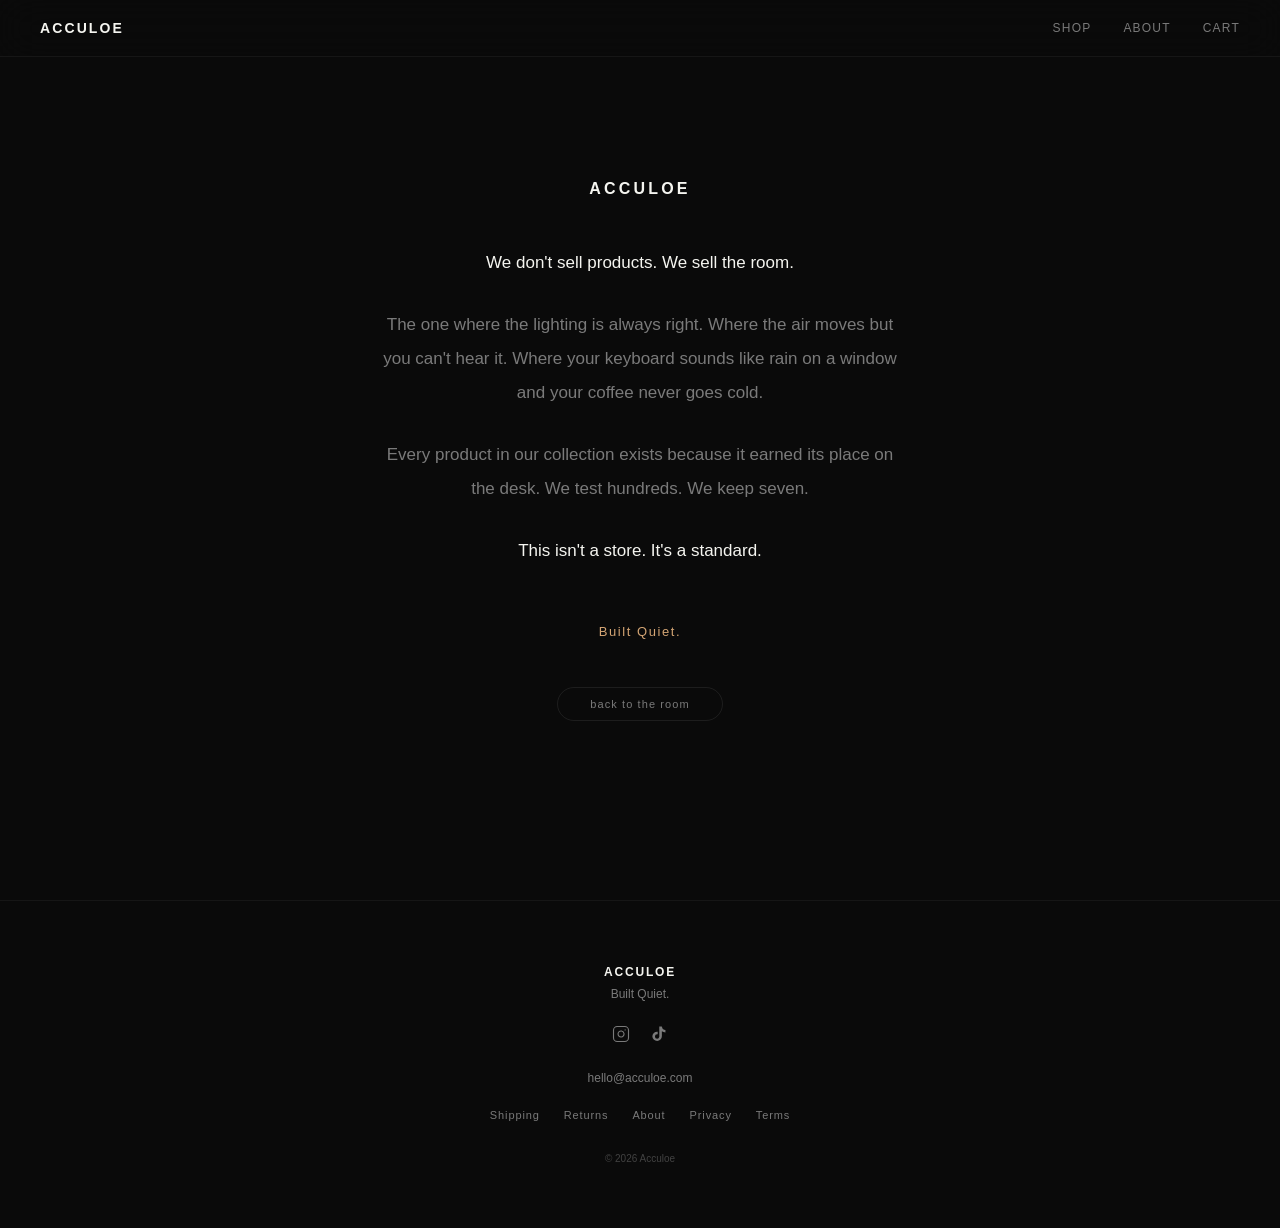
<file: about.html>
<!DOCTYPE html>
<html lang="en">
<head>
  <meta charset="UTF-8">
  <meta name="viewport" content="width=device-width, initial-scale=1.0">
  <title>About — Acculoe</title>
  <meta name="description" content="We don't sell products. We sell the room.">
  <link rel="stylesheet" href="css/style.css">
  <style>
    .about {
      min-height: 100vh;
      display: flex;
      flex-direction: column;
      align-items: center;
      justify-content: center;
      padding: 6rem 2.5rem;
      text-align: center;
      max-width: 600px;
      margin: 0 auto;
    }
    .about-logo {
      font-size: 1rem;
      font-weight: 700;
      letter-spacing: 0.2em;
      margin-bottom: 3rem;
      color: #f5f5f0;
    }
    .about-body p {
      font-size: 1.0625rem;
      line-height: 2;
      color: #7a7a7a;
      margin-bottom: 1.75rem;
    }
    .about-body p:last-child {
      margin-bottom: 0;
    }
    .about-body .about-highlight {
      color: #f5f5f0;
    }
    .about-tagline {
      margin-top: 3.5rem;
      font-size: 0.8125rem;
      font-weight: 500;
      letter-spacing: 0.12em;
      color: #d4a574;
    }
    .about-back {
      margin-top: 3rem;
      font-size: 0.6875rem;
      letter-spacing: 0.1em;
      color: #7a7a7a;
      border: 1px solid rgba(255, 255, 255, 0.08);
      padding: 0.625rem 2rem;
      border-radius: 100px;
      display: inline-block;
      transition: border-color 0.5s ease, color 0.5s ease;
    }
    .about-back:hover {
      border-color: rgba(212, 165, 116, 0.4);
      color: #d4a574;
    }
  </style>
</head>
<body>

  <!-- ===== NAVIGATION ===== -->
  <nav class="nav">
    <a href="/" class="nav-logo">ACCULOE</a>
    <div class="nav-links">
      <a href="/#collection">Shop</a>
      <a href="about.html">About</a>
      <a href="/" id="cart-toggle">Cart</a>
    </div>
  </nav>

  <!-- ===== ABOUT ===== -->
  <section class="about">
    <div class="about-logo">ACCULOE</div>
    <div class="about-body">
      <p class="about-highlight">We don't sell products. We sell the room.</p>
      <p>The one where the lighting is always right. Where the air moves but you can't hear it. Where your keyboard sounds like rain on a window and your coffee never goes cold.</p>
      <p>Every product in our collection exists because it earned its place on the desk. We test hundreds. We keep seven.</p>
      <p class="about-highlight">This isn't a store. It's a standard.</p>
    </div>
    <div class="about-tagline">Built Quiet.</div>
    <a href="/" class="about-back">back to the room</a>
  </section>

  <!-- ===== FOOTER ===== -->
  <footer class="site-footer">
  <div class="footer-content">
    <div class="footer-logo">ACCULOE</div>
    <div class="footer-tagline">Built Quiet.</div>
    <div class="footer-social">
      <a href="https://instagram.com/acculoe" target="_blank" rel="noopener" aria-label="Instagram">
        <svg width="20" height="20" viewBox="0 0 24 24" fill="none" stroke="currentColor" stroke-width="1.5" stroke-linecap="round" stroke-linejoin="round"><rect x="2" y="2" width="20" height="20" rx="5" ry="5"/><path d="M16 11.37A4 4 0 1 1 12.63 8 4 4 0 0 1 16 11.37z"/><line x1="17.5" y1="6.5" x2="17.51" y2="6.5"/></svg>
      </a>
      <a href="https://tiktok.com/@acculoe" target="_blank" rel="noopener" aria-label="TikTok">
        <svg width="20" height="20" viewBox="0 0 24 24" fill="currentColor"><path d="M19.59 6.69a4.83 4.83 0 0 1-3.77-4.25V2h-3.45v13.67a2.89 2.89 0 0 1-2.88 2.5 2.89 2.89 0 0 1-2.89-2.89 2.89 2.89 0 0 1 2.89-2.89c.28 0 .54.04.79.1v-3.52a6.37 6.37 0 0 0-.79-.05A6.34 6.34 0 0 0 3.15 15a6.34 6.34 0 0 0 6.34 6.34 6.34 6.34 0 0 0 6.34-6.34V8.44a8.16 8.16 0 0 0 4.76 1.52v-3.4a4.85 4.85 0 0 1-1-.13z"/></svg>
      </a>
    </div>
    <div class="footer-email">hello@acculoe.com</div>
    <div class="footer-links">
      <a href="/shipping.html">Shipping</a>
      <a href="/returns.html">Returns</a>
      <a href="/about.html">About</a>
      <a href="/privacy.html">Privacy</a>
      <a href="/terms.html">Terms</a>
    </div>
    <div class="footer-copy">&copy; 2026 Acculoe</div>
  </div>
</footer>

</body>
</html>
</file>
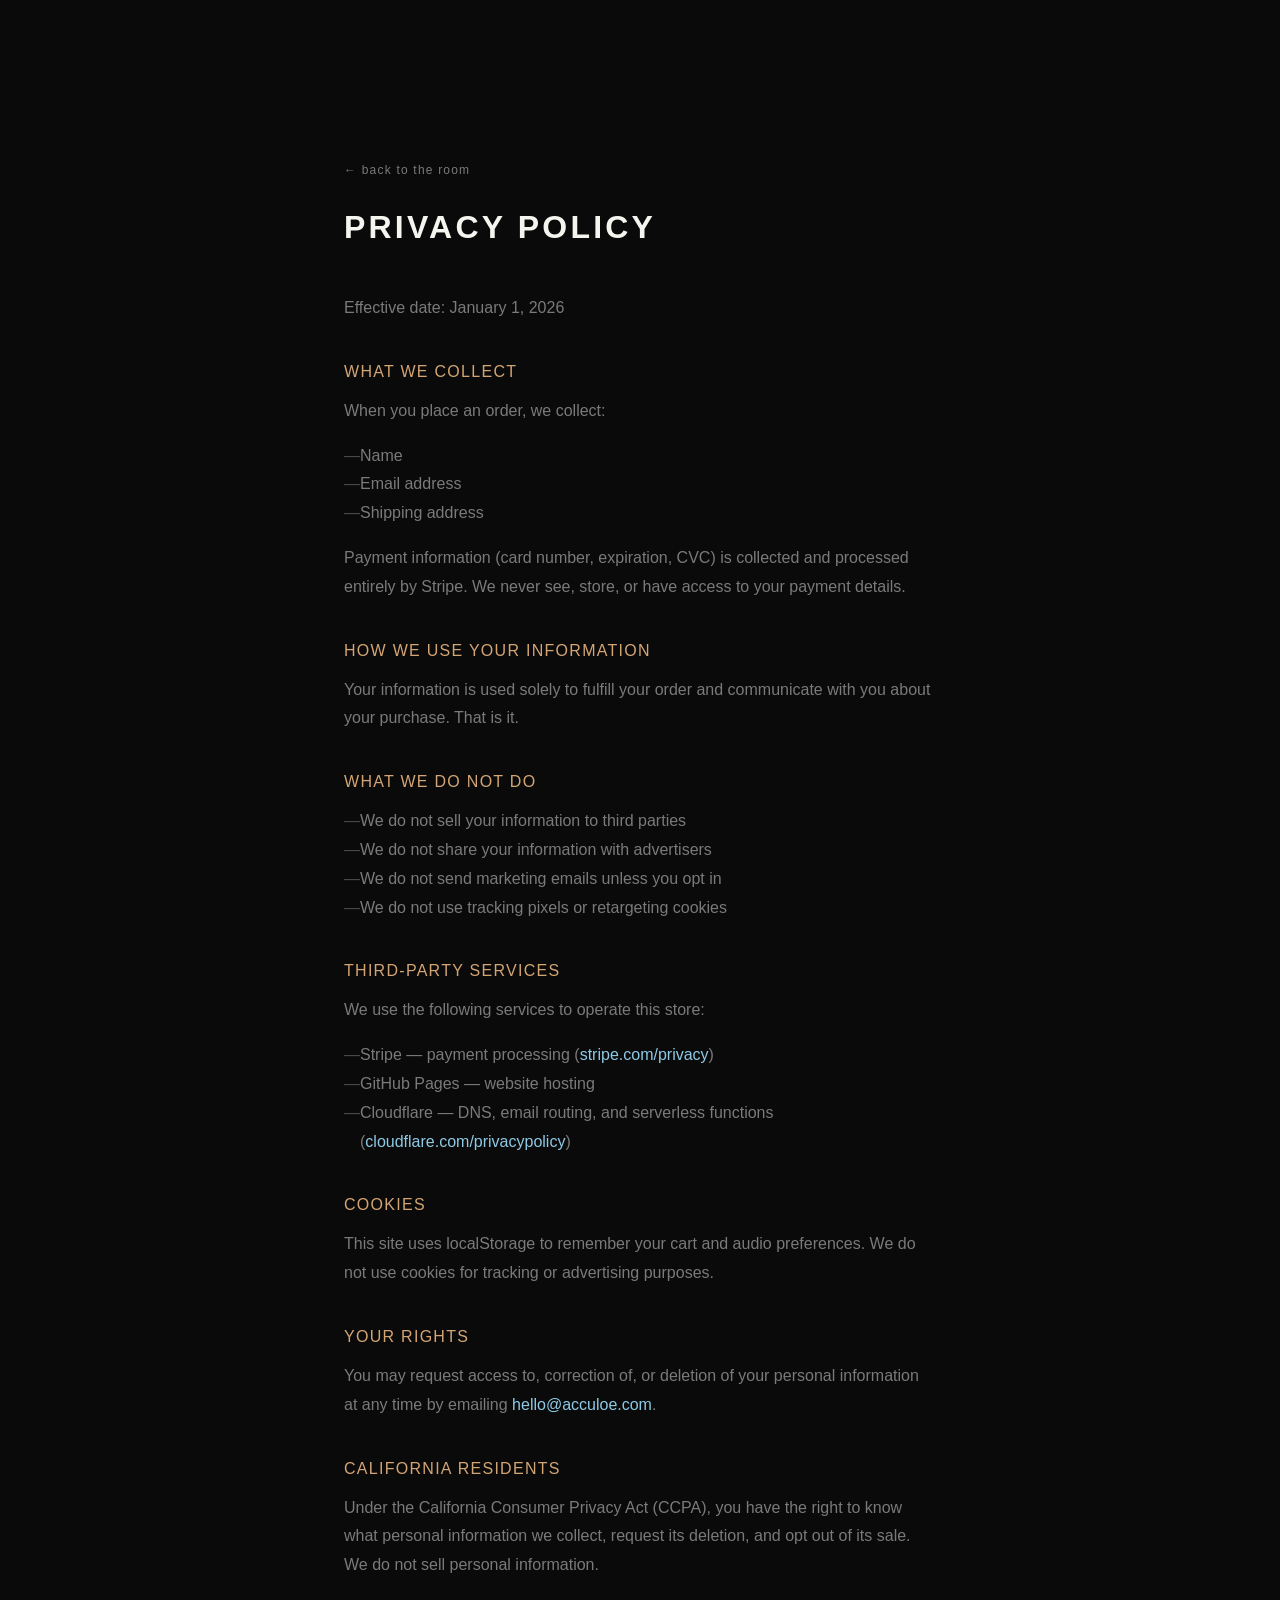
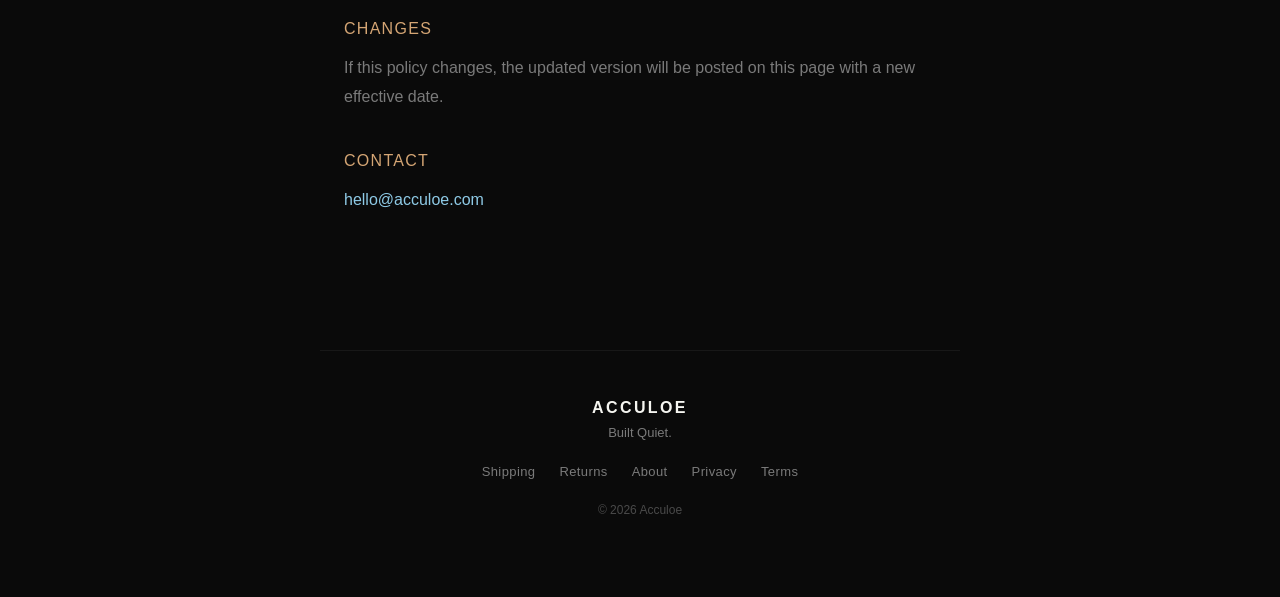
<file: privacy.html>
<!DOCTYPE html>
<html lang="en">
<head>
  <meta charset="UTF-8">
  <meta name="viewport" content="width=device-width, initial-scale=1.0">
  <title>Privacy Policy — Acculoe</title>
  <link rel="stylesheet" href="https://api.fontshare.com/v2/css?f[]=satoshi@400,500,700&display=swap">
  <link rel="stylesheet" href="css/style.css">
  <style>
    .policy-page {
      max-width: 640px;
      margin: 0 auto;
      padding: 160px 24px 120px;
      min-height: 100vh;
    }
    .policy-page h1 {
      font-family: 'Satoshi', sans-serif;
      font-weight: 700;
      font-size: 2rem;
      letter-spacing: 0.1em;
      text-transform: uppercase;
      color: #f5f5f0;
      margin-bottom: 3rem;
    }
    .policy-page h2 {
      font-family: 'Satoshi', sans-serif;
      font-weight: 500;
      font-size: 1rem;
      letter-spacing: 0.08em;
      text-transform: uppercase;
      color: #d4a574;
      margin-top: 2.5rem;
      margin-bottom: 1rem;
    }
    .policy-page p {
      font-family: 'Satoshi', sans-serif;
      font-weight: 400;
      font-size: 1rem;
      line-height: 1.8;
      color: #7a7a7a;
      margin-bottom: 1rem;
    }
    .policy-page ul {
      list-style: none;
      padding: 0;
      margin: 0 0 1rem 0;
    }
    .policy-page ul li {
      font-family: 'Satoshi', sans-serif;
      font-size: 1rem;
      line-height: 1.8;
      color: #7a7a7a;
      padding-left: 1rem;
      position: relative;
    }
    .policy-page ul li::before {
      content: "\2014";
      position: absolute;
      left: 0;
      color: #4a4a4a;
    }
    .policy-page a {
      color: #8ecae6;
      text-decoration: none;
    }
    .policy-page a:hover {
      text-decoration: underline;
    }
    .policy-footer {
      max-width: 640px;
      margin: 0 auto;
      padding: 0 24px 80px;
      text-align: center;
      border-top: 1px solid rgba(255,255,255,0.06);
      padding-top: 3rem;
    }
    .policy-footer .footer-logo {
      font-family: 'Satoshi', sans-serif;
      font-weight: 700;
      font-size: 1rem;
      letter-spacing: 0.15em;
      color: #f5f5f0;
      margin-bottom: 0.5rem;
    }
    .policy-footer .footer-tagline {
      font-family: 'Satoshi', sans-serif;
      font-size: 0.8125rem;
      color: #7a7a7a;
      margin-bottom: 1.5rem;
    }
    .policy-footer .footer-links {
      display: flex;
      justify-content: center;
      gap: 1.5rem;
      flex-wrap: wrap;
      margin-bottom: 1.5rem;
    }
    .policy-footer .footer-links a {
      font-family: 'Satoshi', sans-serif;
      font-size: 0.8125rem;
      color: #7a7a7a;
      text-decoration: none;
      letter-spacing: 0.03em;
      transition: color 0.3s ease;
    }
    .policy-footer .footer-links a:hover {
      color: #f5f5f0;
    }
    .policy-footer .footer-copy {
      font-family: 'Satoshi', sans-serif;
      font-size: 0.75rem;
      color: #4a4a4a;
    }
  </style>
</head>
<body>
  <div class="policy-page">
  <a href="/" style="display:inline-block;margin-bottom:2rem;font-size:0.75rem;letter-spacing:0.1em;color:#7a7a7a;text-decoration:none;transition:color 0.3s ease;" onmouseover="this.style.color='#f5f5f0'" onmouseout="this.style.color='#7a7a7a'">&larr; back to the room</a>
    <h1>Privacy Policy</h1>

    <p>Effective date: January 1, 2026</p>

    <h2>What we collect</h2>
    <p>When you place an order, we collect:</p>
    <ul>
      <li>Name</li>
      <li>Email address</li>
      <li>Shipping address</li>
    </ul>
    <p>Payment information (card number, expiration, CVC) is collected and processed entirely by Stripe. We never see, store, or have access to your payment details.</p>

    <h2>How we use your information</h2>
    <p>Your information is used solely to fulfill your order and communicate with you about your purchase. That is it.</p>

    <h2>What we do not do</h2>
    <ul>
      <li>We do not sell your information to third parties</li>
      <li>We do not share your information with advertisers</li>
      <li>We do not send marketing emails unless you opt in</li>
      <li>We do not use tracking pixels or retargeting cookies</li>
    </ul>

    <h2>Third-party services</h2>
    <p>We use the following services to operate this store:</p>
    <ul>
      <li>Stripe — payment processing (<a href="https://stripe.com/privacy" target="_blank" rel="noopener">stripe.com/privacy</a>)</li>
      <li>GitHub Pages — website hosting</li>
      <li>Cloudflare — DNS, email routing, and serverless functions (<a href="https://www.cloudflare.com/privacypolicy/" target="_blank" rel="noopener">cloudflare.com/privacypolicy</a>)</li>
    </ul>

    <h2>Cookies</h2>
    <p>This site uses localStorage to remember your cart and audio preferences. We do not use cookies for tracking or advertising purposes.</p>

    <h2>Your rights</h2>
    <p>You may request access to, correction of, or deletion of your personal information at any time by emailing <a href="mailto:hello@acculoe.com">hello@acculoe.com</a>.</p>

    <h2>California residents</h2>
    <p>Under the California Consumer Privacy Act (CCPA), you have the right to know what personal information we collect, request its deletion, and opt out of its sale. We do not sell personal information.</p>

    <h2>Changes</h2>
    <p>If this policy changes, the updated version will be posted on this page with a new effective date.</p>

    <h2>Contact</h2>
    <p><a href="mailto:hello@acculoe.com">hello@acculoe.com</a></p>
  </div>

  <div class="policy-footer">
    <div class="footer-logo">ACCULOE</div>
    <div class="footer-tagline">Built Quiet.</div>
    <div class="footer-links">
      <a href="/shipping.html">Shipping</a>
      <a href="/returns.html">Returns</a>
      <a href="/about.html">About</a>
      <a href="/privacy.html">Privacy</a>
      <a href="/terms.html">Terms</a>
    </div>
    <div class="footer-copy">&copy; 2026 Acculoe</div>
  </div>
</body>
</html>
</file>
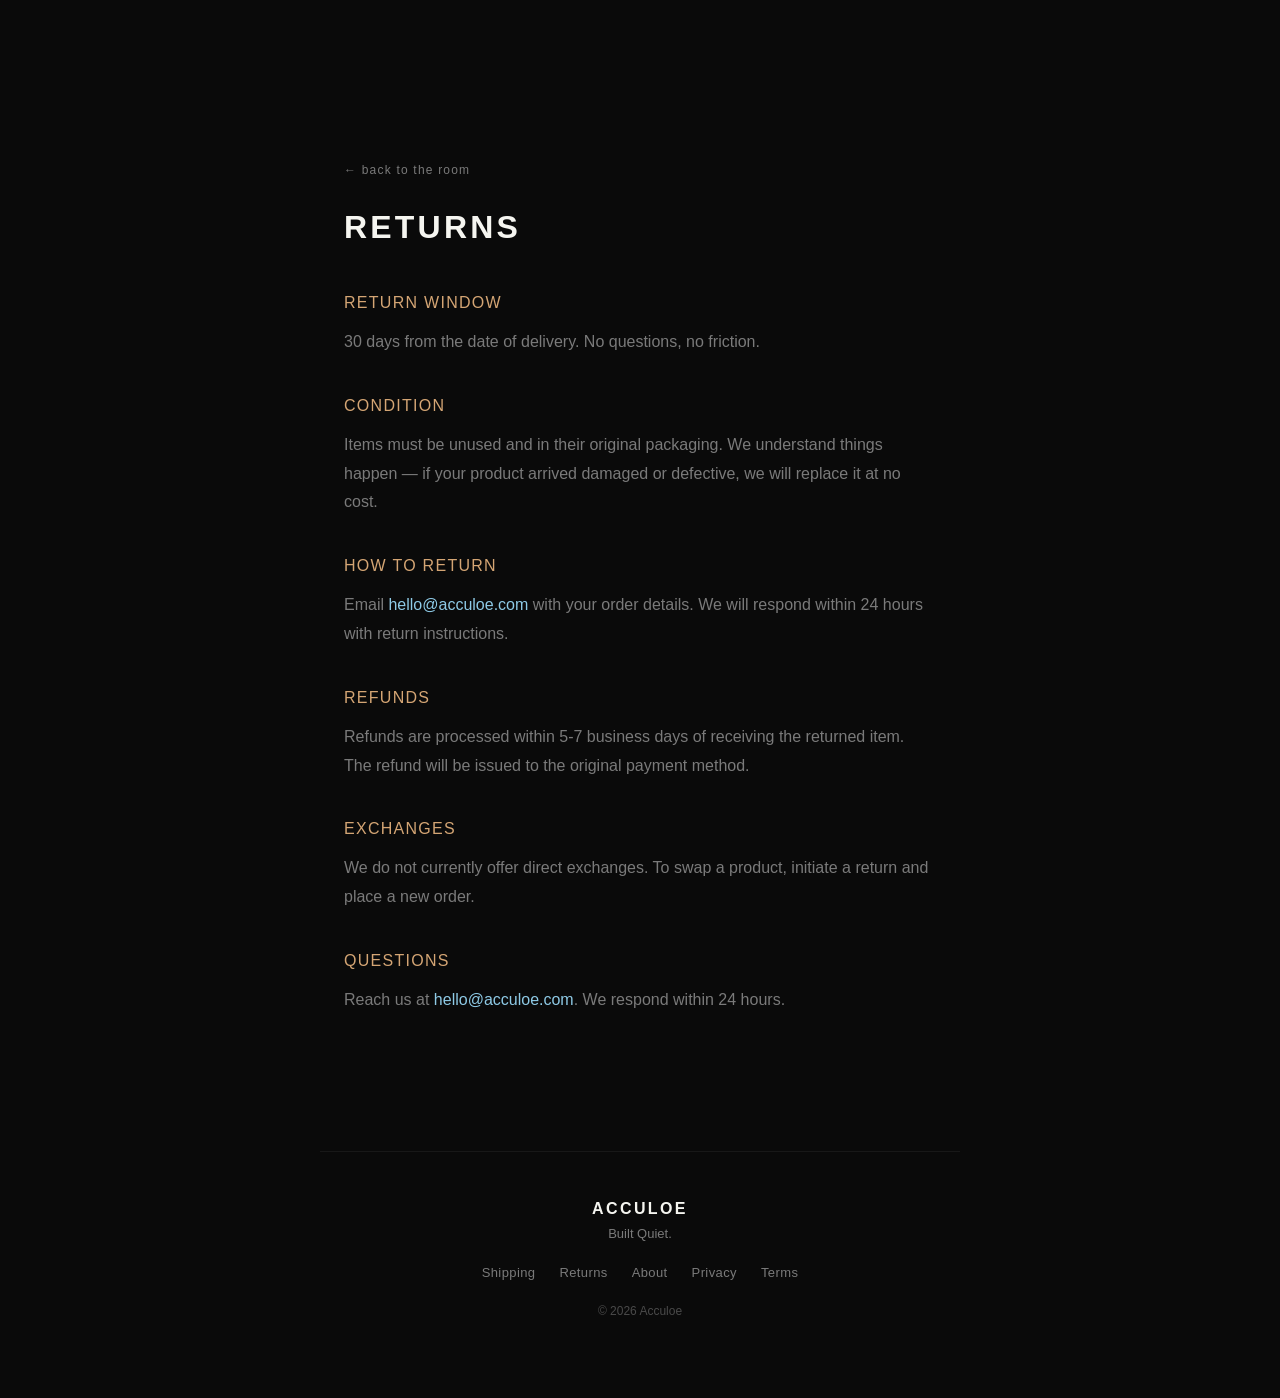
<file: returns.html>
<!DOCTYPE html>
<html lang="en">
<head>
  <meta charset="UTF-8">
  <meta name="viewport" content="width=device-width, initial-scale=1.0">
  <title>Returns — Acculoe</title>
  <link rel="stylesheet" href="https://api.fontshare.com/v2/css?f[]=satoshi@400,500,700&display=swap">
  <link rel="stylesheet" href="css/style.css">
  <style>
    .policy-page {
      max-width: 640px;
      margin: 0 auto;
      padding: 160px 24px 120px;
      min-height: 100vh;
    }
    .policy-page h1 {
      font-family: 'Satoshi', sans-serif;
      font-weight: 700;
      font-size: 2rem;
      letter-spacing: 0.1em;
      text-transform: uppercase;
      color: #f5f5f0;
      margin-bottom: 3rem;
    }
    .policy-page h2 {
      font-family: 'Satoshi', sans-serif;
      font-weight: 500;
      font-size: 1rem;
      letter-spacing: 0.08em;
      text-transform: uppercase;
      color: #d4a574;
      margin-top: 2.5rem;
      margin-bottom: 1rem;
    }
    .policy-page p {
      font-family: 'Satoshi', sans-serif;
      font-weight: 400;
      font-size: 1rem;
      line-height: 1.8;
      color: #7a7a7a;
      margin-bottom: 1rem;
    }
    .policy-page a {
      color: #8ecae6;
      text-decoration: none;
    }
    .policy-page a:hover {
      text-decoration: underline;
    }
    .policy-footer {
      max-width: 640px;
      margin: 0 auto;
      padding: 0 24px 80px;
      text-align: center;
      border-top: 1px solid rgba(255,255,255,0.06);
      padding-top: 3rem;
    }
    .policy-footer .footer-logo {
      font-family: 'Satoshi', sans-serif;
      font-weight: 700;
      font-size: 1rem;
      letter-spacing: 0.15em;
      color: #f5f5f0;
      margin-bottom: 0.5rem;
    }
    .policy-footer .footer-tagline {
      font-family: 'Satoshi', sans-serif;
      font-size: 0.8125rem;
      color: #7a7a7a;
      margin-bottom: 1.5rem;
    }
    .policy-footer .footer-links {
      display: flex;
      justify-content: center;
      gap: 1.5rem;
      flex-wrap: wrap;
      margin-bottom: 1.5rem;
    }
    .policy-footer .footer-links a {
      font-family: 'Satoshi', sans-serif;
      font-size: 0.8125rem;
      color: #7a7a7a;
      text-decoration: none;
      letter-spacing: 0.03em;
      transition: color 0.3s ease;
    }
    .policy-footer .footer-links a:hover {
      color: #f5f5f0;
    }
    .policy-footer .footer-copy {
      font-family: 'Satoshi', sans-serif;
      font-size: 0.75rem;
      color: #4a4a4a;
    }
  </style>
</head>
<body>
  <div class="policy-page">
  <a href="/" style="display:inline-block;margin-bottom:2rem;font-size:0.75rem;letter-spacing:0.1em;color:#7a7a7a;text-decoration:none;transition:color 0.3s ease;" onmouseover="this.style.color='#f5f5f0'" onmouseout="this.style.color='#7a7a7a'">&larr; back to the room</a>
    <h1>Returns</h1>

    <h2>Return window</h2>
    <p>30 days from the date of delivery. No questions, no friction.</p>

    <h2>Condition</h2>
    <p>Items must be unused and in their original packaging. We understand things happen — if your product arrived damaged or defective, we will replace it at no cost.</p>

    <h2>How to return</h2>
    <p>Email <a href="mailto:hello@acculoe.com">hello@acculoe.com</a> with your order details. We will respond within 24 hours with return instructions.</p>

    <h2>Refunds</h2>
    <p>Refunds are processed within 5-7 business days of receiving the returned item. The refund will be issued to the original payment method.</p>

    <h2>Exchanges</h2>
    <p>We do not currently offer direct exchanges. To swap a product, initiate a return and place a new order.</p>

    <h2>Questions</h2>
    <p>Reach us at <a href="mailto:hello@acculoe.com">hello@acculoe.com</a>. We respond within 24 hours.</p>
  </div>

  <div class="policy-footer">
    <div class="footer-logo">ACCULOE</div>
    <div class="footer-tagline">Built Quiet.</div>
    <div class="footer-links">
      <a href="/shipping.html">Shipping</a>
      <a href="/returns.html">Returns</a>
      <a href="/about.html">About</a>
      <a href="/privacy.html">Privacy</a>
      <a href="/terms.html">Terms</a>
    </div>
    <div class="footer-copy">&copy; 2026 Acculoe</div>
  </div>
</body>
</html>
</file>
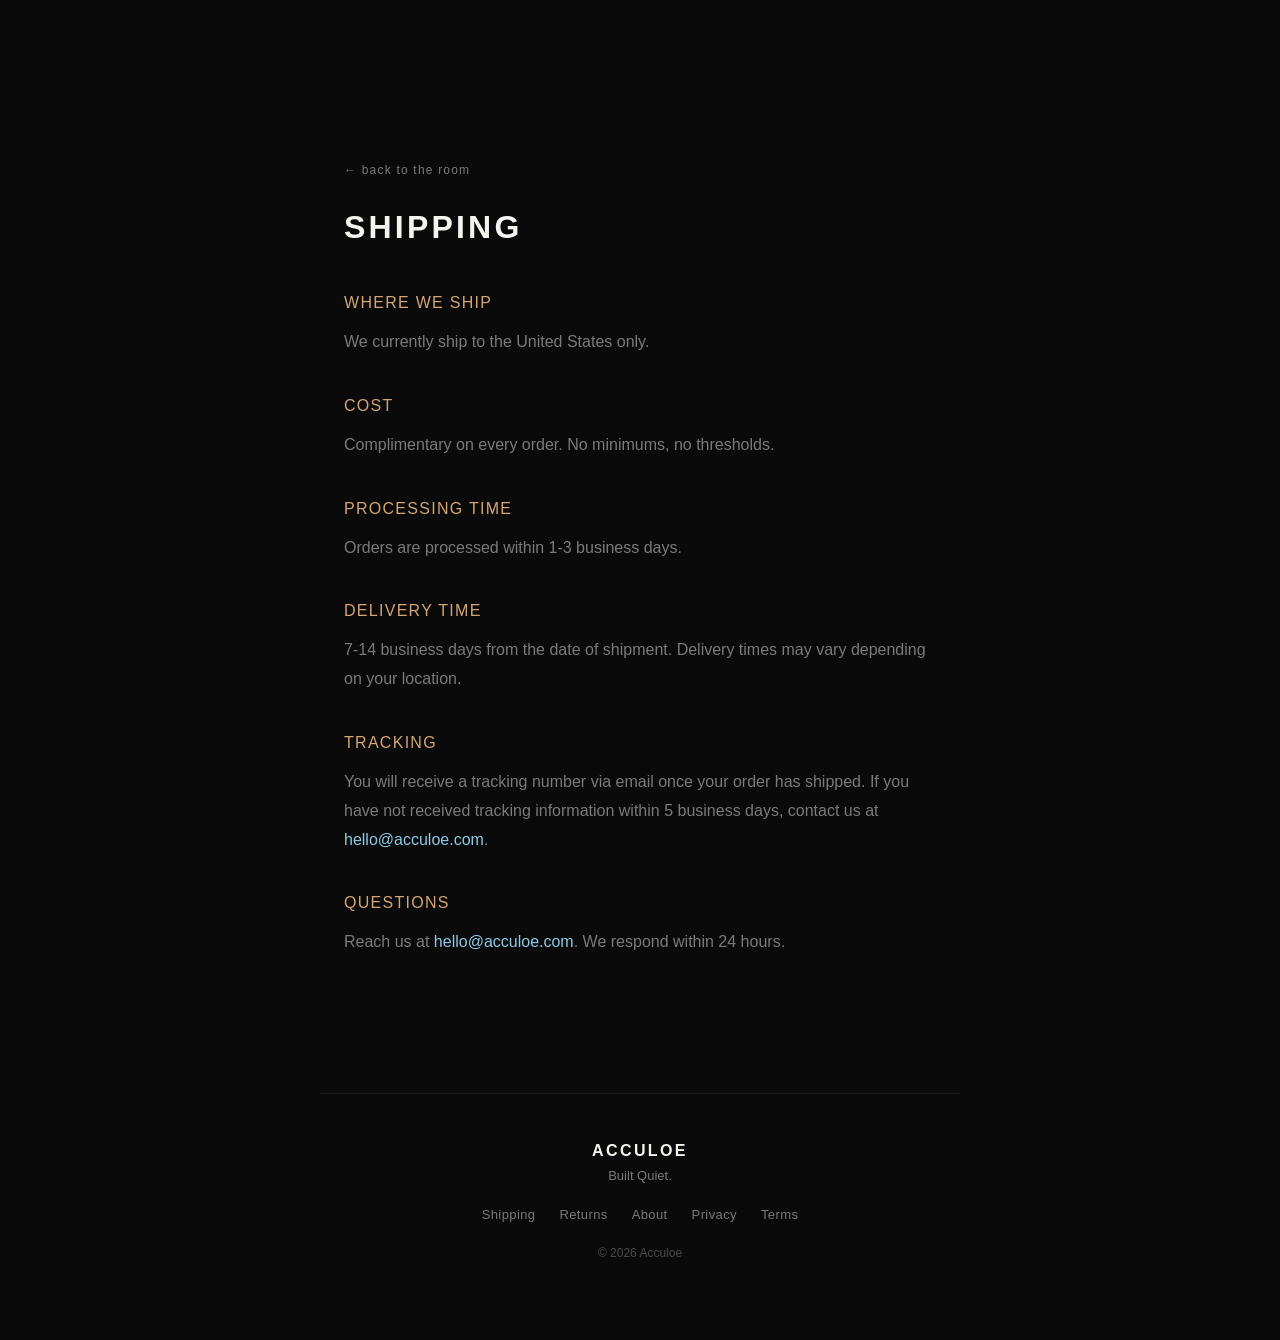
<file: shipping.html>
<!DOCTYPE html>
<html lang="en">
<head>
  <meta charset="UTF-8">
  <meta name="viewport" content="width=device-width, initial-scale=1.0">
  <title>Shipping — Acculoe</title>
  <link rel="stylesheet" href="https://api.fontshare.com/v2/css?f[]=satoshi@400,500,700&display=swap">
  <link rel="stylesheet" href="css/style.css">
  <style>
    .policy-page {
      max-width: 640px;
      margin: 0 auto;
      padding: 160px 24px 120px;
      min-height: 100vh;
    }
    .policy-page h1 {
      font-family: 'Satoshi', sans-serif;
      font-weight: 700;
      font-size: 2rem;
      letter-spacing: 0.1em;
      text-transform: uppercase;
      color: #f5f5f0;
      margin-bottom: 3rem;
    }
    .policy-page h2 {
      font-family: 'Satoshi', sans-serif;
      font-weight: 500;
      font-size: 1rem;
      letter-spacing: 0.08em;
      text-transform: uppercase;
      color: #d4a574;
      margin-top: 2.5rem;
      margin-bottom: 1rem;
    }
    .policy-page p {
      font-family: 'Satoshi', sans-serif;
      font-weight: 400;
      font-size: 1rem;
      line-height: 1.8;
      color: #7a7a7a;
      margin-bottom: 1rem;
    }
    .policy-page a {
      color: #8ecae6;
      text-decoration: none;
    }
    .policy-page a:hover {
      text-decoration: underline;
    }
    .policy-footer {
      max-width: 640px;
      margin: 0 auto;
      padding: 0 24px 80px;
      text-align: center;
      border-top: 1px solid rgba(255,255,255,0.06);
      padding-top: 3rem;
    }
    .policy-footer .footer-logo {
      font-family: 'Satoshi', sans-serif;
      font-weight: 700;
      font-size: 1rem;
      letter-spacing: 0.15em;
      color: #f5f5f0;
      margin-bottom: 0.5rem;
    }
    .policy-footer .footer-tagline {
      font-family: 'Satoshi', sans-serif;
      font-size: 0.8125rem;
      color: #7a7a7a;
      margin-bottom: 1.5rem;
    }
    .policy-footer .footer-links {
      display: flex;
      justify-content: center;
      gap: 1.5rem;
      flex-wrap: wrap;
      margin-bottom: 1.5rem;
    }
    .policy-footer .footer-links a {
      font-family: 'Satoshi', sans-serif;
      font-size: 0.8125rem;
      color: #7a7a7a;
      text-decoration: none;
      letter-spacing: 0.03em;
      transition: color 0.3s ease;
    }
    .policy-footer .footer-links a:hover {
      color: #f5f5f0;
    }
    .policy-footer .footer-copy {
      font-family: 'Satoshi', sans-serif;
      font-size: 0.75rem;
      color: #4a4a4a;
    }
  </style>
</head>
<body>
  <div class="policy-page">
  <a href="/" style="display:inline-block;margin-bottom:2rem;font-size:0.75rem;letter-spacing:0.1em;color:#7a7a7a;text-decoration:none;transition:color 0.3s ease;" onmouseover="this.style.color='#f5f5f0'" onmouseout="this.style.color='#7a7a7a'">&larr; back to the room</a>
    <h1>Shipping</h1>

    <h2>Where we ship</h2>
    <p>We currently ship to the United States only.</p>

    <h2>Cost</h2>
    <p>Complimentary on every order. No minimums, no thresholds.</p>

    <h2>Processing time</h2>
    <p>Orders are processed within 1-3 business days.</p>

    <h2>Delivery time</h2>
    <p>7-14 business days from the date of shipment. Delivery times may vary depending on your location.</p>

    <h2>Tracking</h2>
    <p>You will receive a tracking number via email once your order has shipped. If you have not received tracking information within 5 business days, contact us at <a href="mailto:hello@acculoe.com">hello@acculoe.com</a>.</p>

    <h2>Questions</h2>
    <p>Reach us at <a href="mailto:hello@acculoe.com">hello@acculoe.com</a>. We respond within 24 hours.</p>
  </div>

  <div class="policy-footer">
    <div class="footer-logo">ACCULOE</div>
    <div class="footer-tagline">Built Quiet.</div>
    <div class="footer-links">
      <a href="/shipping.html">Shipping</a>
      <a href="/returns.html">Returns</a>
      <a href="/about.html">About</a>
      <a href="/privacy.html">Privacy</a>
      <a href="/terms.html">Terms</a>
    </div>
    <div class="footer-copy">&copy; 2026 Acculoe</div>
  </div>
</body>
</html>
</file>
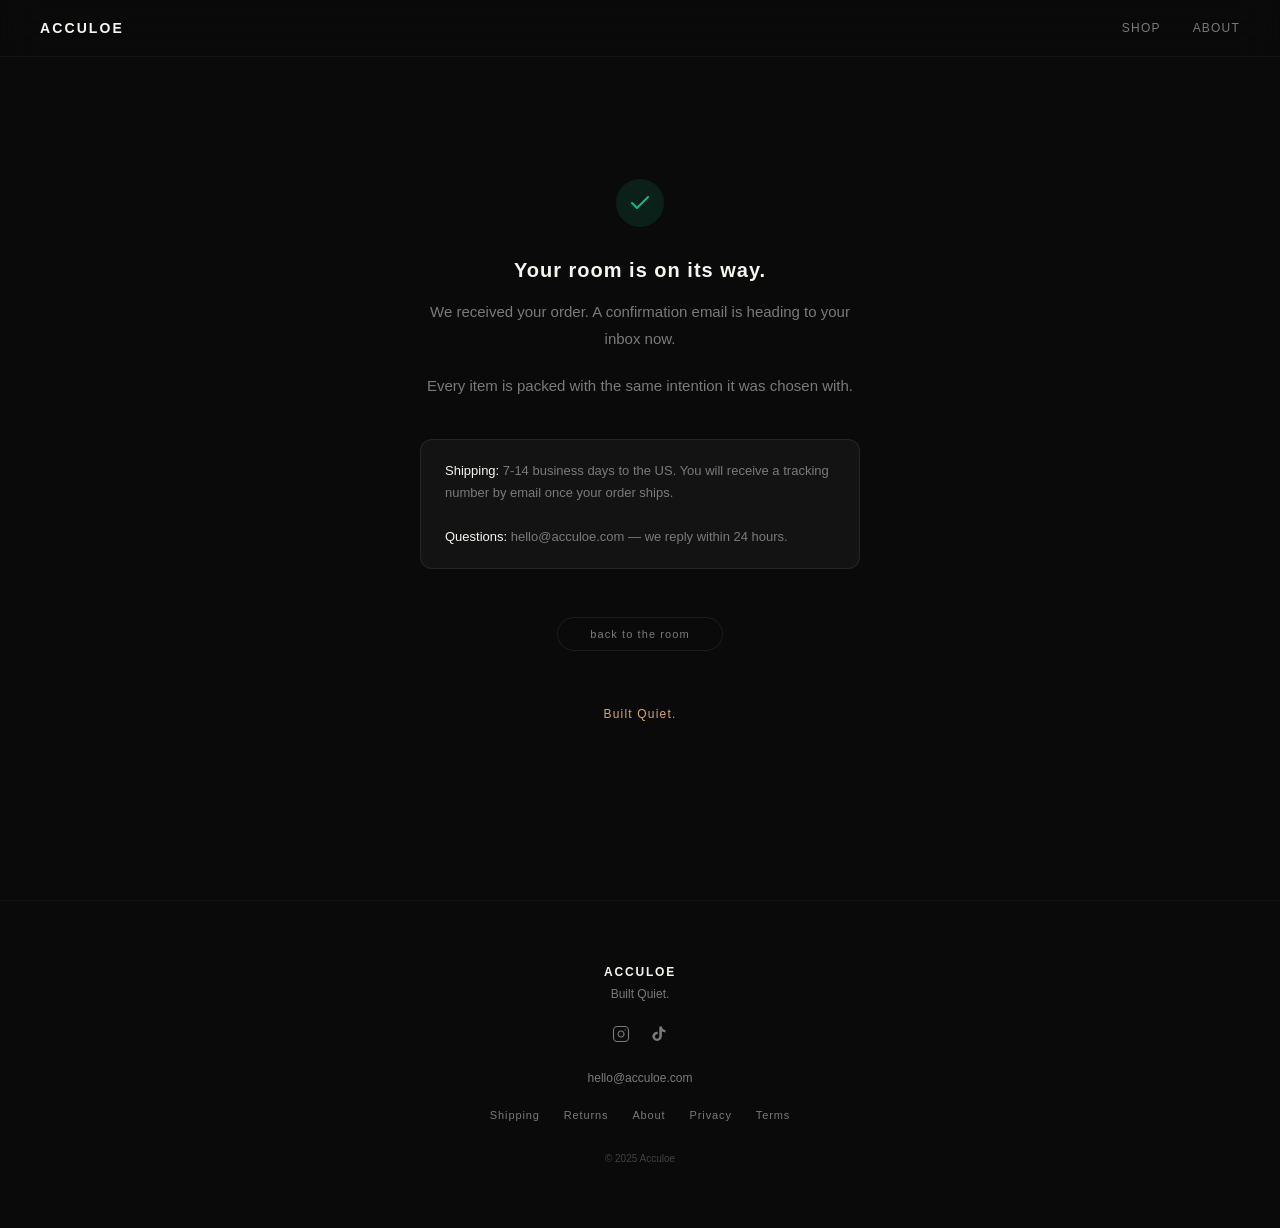
<file: success.html>
<!DOCTYPE html>
<html lang="en">
<head>
  <meta charset="UTF-8">
  <meta name="viewport" content="width=device-width, initial-scale=1.0">
  <title>Order Confirmed — Acculoe</title>
  <meta name="description" content="Your room is on its way.">
  <link rel="stylesheet" href="css/style.css">
  <style>
    .success {
      min-height: 100vh;
      display: flex;
      flex-direction: column;
      align-items: center;
      justify-content: center;
      padding: 6rem 2.5rem;
      text-align: center;
      max-width: 520px;
      margin: 0 auto;
    }
    .success-icon {
      width: 48px;
      height: 48px;
      border-radius: 50%;
      background: rgba(16, 185, 129, 0.12);
      display: flex;
      align-items: center;
      justify-content: center;
      margin-bottom: 2rem;
    }
    .success-icon svg {
      width: 24px;
      height: 24px;
      color: #10b981;
    }
    .success-heading {
      font-size: 1.25rem;
      font-weight: 700;
      letter-spacing: 0.05em;
      margin-bottom: 1rem;
    }
    .success-body p {
      font-size: 0.9375rem;
      line-height: 1.8;
      color: #7a7a7a;
      margin-bottom: 1.25rem;
    }
    .success-body p:last-child {
      margin-bottom: 0;
    }
    .success-order-note {
      margin-top: 2.5rem;
      padding: 1.25rem 1.5rem;
      background: rgba(255, 255, 255, 0.04);
      border: 1px solid rgba(255, 255, 255, 0.08);
      border-radius: 12px;
      font-size: 0.8125rem;
      line-height: 1.7;
      color: #7a7a7a;
      text-align: left;
    }
    .success-order-note strong {
      color: #f5f5f0;
      font-weight: 500;
    }
    .success-back {
      margin-top: 3rem;
      font-size: 0.6875rem;
      letter-spacing: 0.1em;
      color: #7a7a7a;
      border: 1px solid rgba(255, 255, 255, 0.08);
      padding: 0.625rem 2rem;
      border-radius: 100px;
      display: inline-block;
      transition: border-color 0.5s ease, color 0.5s ease;
    }
    .success-back:hover {
      border-color: rgba(212, 165, 116, 0.4);
      color: #d4a574;
    }
    .success-whisper {
      margin-top: 3.5rem;
      font-size: 0.75rem;
      letter-spacing: 0.1em;
      color: #d4a574;
      opacity: 0;
      animation: successFade 1.5s ease 1s forwards;
    }
    @keyframes successFade {
      to { opacity: 1; }
    }
  </style>
</head>
<body>

  <!-- ===== NAVIGATION ===== -->
  <nav class="nav">
    <a href="/" class="nav-logo">ACCULOE</a>
    <div class="nav-links">
      <a href="/#collection">Shop</a>
      <a href="about.html">About</a>
    </div>
  </nav>

  <!-- ===== SUCCESS ===== -->
  <section class="success">
    <div class="success-icon">
      <svg viewBox="0 0 24 24" fill="none" stroke="currentColor" stroke-width="2" stroke-linecap="round" stroke-linejoin="round">
        <polyline points="20 6 9 17 4 12"/>
      </svg>
    </div>
    <h1 class="success-heading">Your room is on its way.</h1>
    <div class="success-body">
      <p>We received your order. A confirmation email is heading to your inbox now.</p>
      <p>Every item is packed with the same intention it was chosen with.</p>
    </div>
    <div class="success-order-note">
      <strong>Shipping:</strong> 7-14 business days to the US. You will receive a tracking number by email once your order ships.
      <br><br>
      <strong>Questions:</strong> hello@acculoe.com — we reply within 24 hours.
    </div>
    <a href="/" class="success-back">back to the room</a>
    <div class="success-whisper">Built Quiet.</div>
  </section>

  <!-- ===== FOOTER ===== -->
  <footer class="site-footer">
  <div class="footer-content">
    <div class="footer-logo">ACCULOE</div>
    <div class="footer-tagline">Built Quiet.</div>
    <div class="footer-social">
      <a href="https://instagram.com/acculoe" target="_blank" rel="noopener" aria-label="Instagram">
        <svg width="20" height="20" viewBox="0 0 24 24" fill="none" stroke="currentColor" stroke-width="1.5" stroke-linecap="round" stroke-linejoin="round"><rect x="2" y="2" width="20" height="20" rx="5" ry="5"/><path d="M16 11.37A4 4 0 1 1 12.63 8 4 4 0 0 1 16 11.37z"/><line x1="17.5" y1="6.5" x2="17.51" y2="6.5"/></svg>
      </a>
      <a href="https://tiktok.com/@acculoe" target="_blank" rel="noopener" aria-label="TikTok">
        <svg width="20" height="20" viewBox="0 0 24 24" fill="currentColor"><path d="M19.59 6.69a4.83 4.83 0 0 1-3.77-4.25V2h-3.45v13.67a2.89 2.89 0 0 1-2.88 2.5 2.89 2.89 0 0 1-2.89-2.89 2.89 2.89 0 0 1 2.89-2.89c.28 0 .54.04.79.1v-3.52a6.37 6.37 0 0 0-.79-.05A6.34 6.34 0 0 0 3.15 15a6.34 6.34 0 0 0 6.34 6.34 6.34 6.34 0 0 0 6.34-6.34V8.44a8.16 8.16 0 0 0 4.76 1.52v-3.4a4.85 4.85 0 0 1-1-.13z"/></svg>
      </a>
    </div>
    <div class="footer-email">hello@acculoe.com</div>
    <div class="footer-links">
      <a href="/shipping.html">Shipping</a>
      <a href="/returns.html">Returns</a>
      <a href="/about.html">About</a>
      <a href="/privacy.html">Privacy</a>
      <a href="/terms.html">Terms</a>
    </div>
    <div class="footer-copy">&copy; 2025 Acculoe</div>
  </div>
</footer>

  <!-- Clear cart after successful purchase -->
  <script>
    try {
      localStorage.removeItem('acculoe-cart');
    } catch (e) {}
  </script>

</body>
</html>
</file>
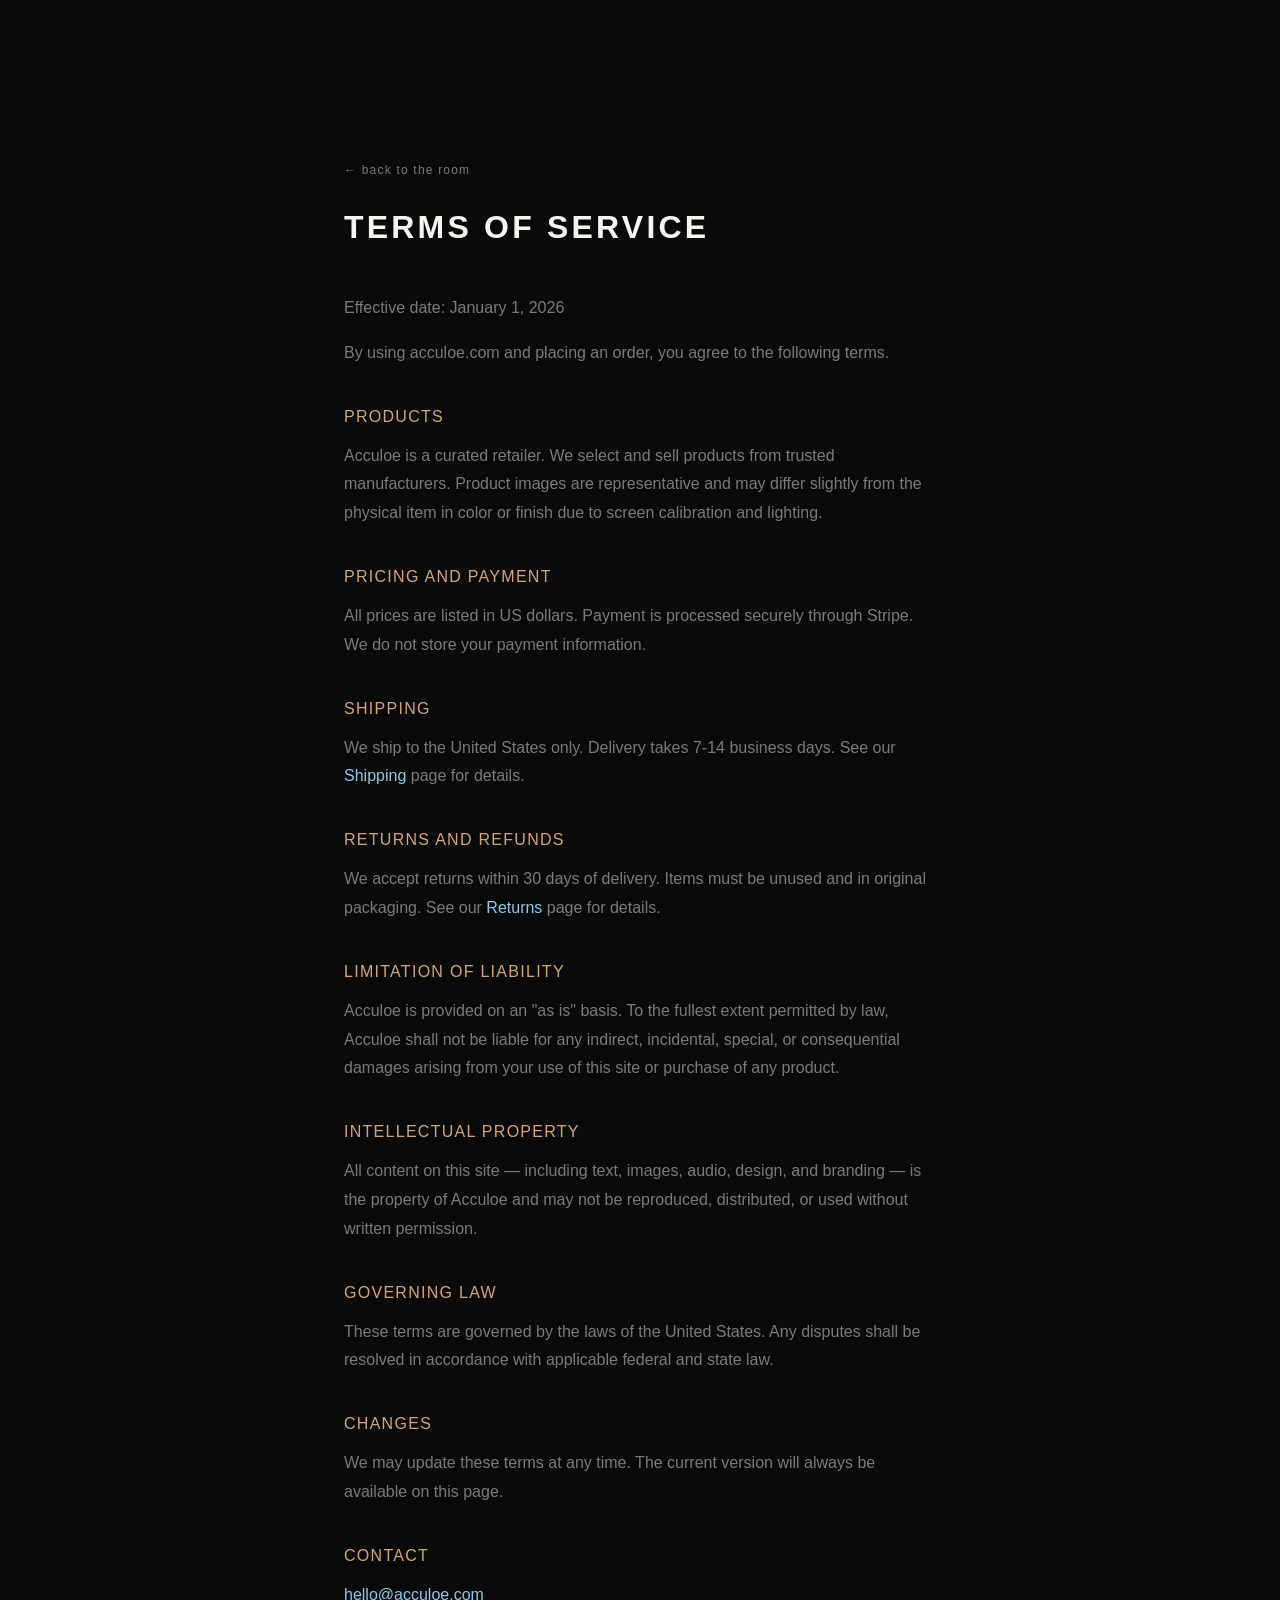
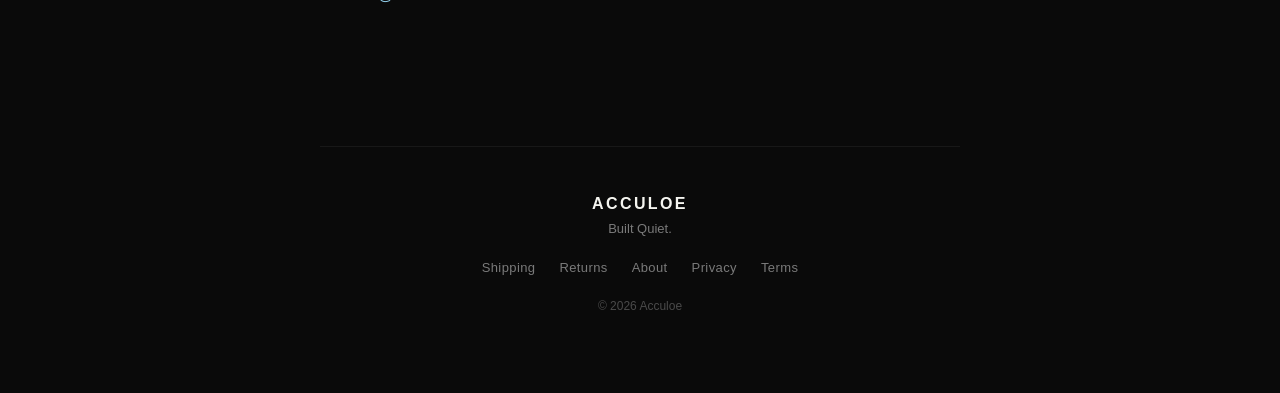
<file: terms.html>
<!DOCTYPE html>
<html lang="en">
<head>
  <meta charset="UTF-8">
  <meta name="viewport" content="width=device-width, initial-scale=1.0">
  <title>Terms of Service — Acculoe</title>
  <link rel="stylesheet" href="https://api.fontshare.com/v2/css?f[]=satoshi@400,500,700&display=swap">
  <link rel="stylesheet" href="css/style.css">
  <style>
    .policy-page {
      max-width: 640px;
      margin: 0 auto;
      padding: 160px 24px 120px;
      min-height: 100vh;
    }
    .policy-page h1 {
      font-family: 'Satoshi', sans-serif;
      font-weight: 700;
      font-size: 2rem;
      letter-spacing: 0.1em;
      text-transform: uppercase;
      color: #f5f5f0;
      margin-bottom: 3rem;
    }
    .policy-page h2 {
      font-family: 'Satoshi', sans-serif;
      font-weight: 500;
      font-size: 1rem;
      letter-spacing: 0.08em;
      text-transform: uppercase;
      color: #d4a574;
      margin-top: 2.5rem;
      margin-bottom: 1rem;
    }
    .policy-page p {
      font-family: 'Satoshi', sans-serif;
      font-weight: 400;
      font-size: 1rem;
      line-height: 1.8;
      color: #7a7a7a;
      margin-bottom: 1rem;
    }
    .policy-page a {
      color: #8ecae6;
      text-decoration: none;
    }
    .policy-page a:hover {
      text-decoration: underline;
    }
    .policy-footer {
      max-width: 640px;
      margin: 0 auto;
      padding: 0 24px 80px;
      text-align: center;
      border-top: 1px solid rgba(255,255,255,0.06);
      padding-top: 3rem;
    }
    .policy-footer .footer-logo {
      font-family: 'Satoshi', sans-serif;
      font-weight: 700;
      font-size: 1rem;
      letter-spacing: 0.15em;
      color: #f5f5f0;
      margin-bottom: 0.5rem;
    }
    .policy-footer .footer-tagline {
      font-family: 'Satoshi', sans-serif;
      font-size: 0.8125rem;
      color: #7a7a7a;
      margin-bottom: 1.5rem;
    }
    .policy-footer .footer-links {
      display: flex;
      justify-content: center;
      gap: 1.5rem;
      flex-wrap: wrap;
      margin-bottom: 1.5rem;
    }
    .policy-footer .footer-links a {
      font-family: 'Satoshi', sans-serif;
      font-size: 0.8125rem;
      color: #7a7a7a;
      text-decoration: none;
      letter-spacing: 0.03em;
      transition: color 0.3s ease;
    }
    .policy-footer .footer-links a:hover {
      color: #f5f5f0;
    }
    .policy-footer .footer-copy {
      font-family: 'Satoshi', sans-serif;
      font-size: 0.75rem;
      color: #4a4a4a;
    }
  </style>
</head>
<body>
  <div class="policy-page">
  <a href="/" style="display:inline-block;margin-bottom:2rem;font-size:0.75rem;letter-spacing:0.1em;color:#7a7a7a;text-decoration:none;transition:color 0.3s ease;" onmouseover="this.style.color='#f5f5f0'" onmouseout="this.style.color='#7a7a7a'">&larr; back to the room</a>
    <h1>Terms of Service</h1>

    <p>Effective date: January 1, 2026</p>

    <p>By using acculoe.com and placing an order, you agree to the following terms.</p>

    <h2>Products</h2>
    <p>Acculoe is a curated retailer. We select and sell products from trusted manufacturers. Product images are representative and may differ slightly from the physical item in color or finish due to screen calibration and lighting.</p>

    <h2>Pricing and payment</h2>
    <p>All prices are listed in US dollars. Payment is processed securely through Stripe. We do not store your payment information.</p>

    <h2>Shipping</h2>
    <p>We ship to the United States only. Delivery takes 7-14 business days. See our <a href="/shipping.html">Shipping</a> page for details.</p>

    <h2>Returns and refunds</h2>
    <p>We accept returns within 30 days of delivery. Items must be unused and in original packaging. See our <a href="/returns.html">Returns</a> page for details.</p>

    <h2>Limitation of liability</h2>
    <p>Acculoe is provided on an "as is" basis. To the fullest extent permitted by law, Acculoe shall not be liable for any indirect, incidental, special, or consequential damages arising from your use of this site or purchase of any product.</p>

    <h2>Intellectual property</h2>
    <p>All content on this site — including text, images, audio, design, and branding — is the property of Acculoe and may not be reproduced, distributed, or used without written permission.</p>

    <h2>Governing law</h2>
    <p>These terms are governed by the laws of the United States. Any disputes shall be resolved in accordance with applicable federal and state law.</p>

    <h2>Changes</h2>
    <p>We may update these terms at any time. The current version will always be available on this page.</p>

    <h2>Contact</h2>
    <p><a href="mailto:hello@acculoe.com">hello@acculoe.com</a></p>
  </div>

  <div class="policy-footer">
    <div class="footer-logo">ACCULOE</div>
    <div class="footer-tagline">Built Quiet.</div>
    <div class="footer-links">
      <a href="/shipping.html">Shipping</a>
      <a href="/returns.html">Returns</a>
      <a href="/about.html">About</a>
      <a href="/privacy.html">Privacy</a>
      <a href="/terms.html">Terms</a>
    </div>
    <div class="footer-copy">&copy; 2026 Acculoe</div>
  </div>
</body>
</html>
</file>
<file: css/style.css>
/* ========================================
   ACCULOE — Built Quiet.
   Design System + Complete Styles
   ======================================== */

/* --- FONTS --- */
@import url('https://api.fontshare.com/v2/css?f[]=satoshi@400,500,700&display=swap');

/* --- RESET --- */
*, *::before, *::after {
  margin: 0;
  padding: 0;
  box-sizing: border-box;
}

html {
  scroll-behavior: smooth;
  font-size: 16px;
}

body {
  font-family: 'Satoshi', 'Inter', -apple-system, sans-serif;
  background: #0a0a0a;
  color: #f5f5f0;
  overflow-x: hidden;
  -webkit-font-smoothing: antialiased;
}

a {
  color: inherit;
  text-decoration: none;
}

button {
  font-family: inherit;
  cursor: pointer;
  border: none;
  background: none;
}

img {
  max-width: 100%;
  display: block;
}

/* --- NAVIGATION --- */
.nav {
  position: fixed;
  top: 0;
  left: 0;
  right: 0;
  z-index: 1000;
  padding: 1.25rem 2.5rem;
  display: flex;
  justify-content: space-between;
  align-items: center;
  background: rgba(10, 10, 10, 0.6);
  backdrop-filter: blur(20px);
  -webkit-backdrop-filter: blur(20px);
  border-bottom: 1px solid rgba(255, 255, 255, 0.05);
  transition: transform 0.5s ease;
}

.nav.hidden {
  transform: translateY(-100%);
}

.nav-logo {
  font-size: 0.875rem;
  font-weight: 700;
  letter-spacing: 0.15em;
  color: #f5f5f0;
}

.nav-links {
  display: flex;
  gap: 2rem;
  align-items: center;
}

.nav-links a {
  font-size: 0.75rem;
  font-weight: 500;
  letter-spacing: 0.1em;
  text-transform: uppercase;
  color: #7a7a7a;
  transition: color 0.5s ease;
}

.nav-links a:hover {
  color: #f5f5f0;
}

.nav-cart-count {
  color: #8ecae6;
}

/* --- HERO / ROOM --- */
.hero {
  position: relative;
  width: 100%;
  height: 100vh;
  overflow: hidden;
  background: #0a0a0a;
}

.hero-bg {
  position: absolute;
  inset: 0;
  background-image: url('../img/room.png');
  background-size: cover;
  background-position: center;
  background-repeat: no-repeat;
  opacity: 0;
  transition: opacity 1.5s ease;
}

.hero-bg.loaded {
  opacity: 1;
}

.hero-gradient {
  position: absolute;
  inset: 0;
  background:
    radial-gradient(ellipse at 30% 40%, rgba(212, 165, 116, 0.08) 0%, transparent 60%),
    radial-gradient(ellipse at 70% 50%, rgba(142, 202, 230, 0.05) 0%, transparent 50%),
    #0a0a0a;
}

.hero-text {
  position: absolute;
  z-index: 10;
  left: 50%;
  top: 15%;
  transform: translate(-50%, -50%);
  text-align: center;
  opacity: 0;
  animation: heroTextFade 1.5s ease 0.5s forwards;
}

.hero-title {
  font-size: 2.75rem;
  font-weight: 700;
  letter-spacing: 0.2em;
  margin-bottom: 0.75rem;
  text-shadow: 0 2px 30px rgba(0, 0, 0, 0.9), 0 0 60px rgba(0, 0, 0, 0.6);
}

.hero-tagline {
  font-size: 1.125rem;
  font-weight: 400;
  letter-spacing: 0.12em;
  color: #c0c0c0;
  text-shadow: 0 2px 20px rgba(0, 0, 0, 0.9);
}

@keyframes heroTextFade {
  from { opacity: 0; }
  to { opacity: 1; }
}

/* --- ROOM HOTSPOTS --- */
.hotspot {
  position: absolute;
  width: 44px;
  height: 44px;
  border-radius: 50%;
  cursor: pointer;
  z-index: 20;
  transform: translate(-50%, -50%);
  transition: transform 0.5s ease, opacity 0.8s ease;
  opacity: 0;
  pointer-events: none;
}

.hotspot.visible {
  opacity: 1;
  pointer-events: auto;
}

.hotspot::before {
  content: '';
  position: absolute;
  inset: 0;
  border-radius: 50%;
  border: 2px solid rgba(212, 165, 116, 0.7);
  background: rgba(212, 165, 116, 0.15);
  animation: hotspotPulse 2.5s ease-in-out infinite;
}

.hotspot::after {
  content: '';
  position: absolute;
  inset: -8px;
  border-radius: 50%;
  border: 1px solid rgba(212, 165, 116, 0.3);
  animation: hotspotPulse 2.5s ease-in-out infinite 0.4s;
}

.hotspot:hover {
  transform: translate(-50%, -50%) scale(1.2);
}

.hotspot:hover::before {
  background: rgba(212, 165, 116, 0.35);
  border-color: rgba(212, 165, 116, 0.9);
}

.hotspot-label {
  position: absolute;
  bottom: calc(100% + 14px);
  left: 50%;
  transform: translateX(-50%);
  white-space: nowrap;
  font-size: 0.6875rem;
  font-weight: 500;
  letter-spacing: 0.08em;
  color: #f5f5f0;
  background: rgba(10, 10, 10, 0.85);
  backdrop-filter: blur(10px);
  -webkit-backdrop-filter: blur(10px);
  border: 1px solid rgba(212, 165, 116, 0.25);
  padding: 0.4rem 0.875rem;
  border-radius: 8px;
  opacity: 0;
  transition: opacity 0.4s ease;
  pointer-events: none;
}

.hotspot:hover .hotspot-label {
  opacity: 1;
}

@keyframes hotspotPulse {
  0%, 100% { opacity: 1; transform: scale(1); }
  50% { opacity: 0.5; transform: scale(1.25); }
}

/* --- SCROLL CUE --- */
.scroll-cue {
  position: absolute;
  bottom: 2rem;
  left: 0;
  right: 0;
  z-index: 10;
  display: flex;
  flex-direction: column;
  align-items: center;
  gap: 0.5rem;
  opacity: 0;
  animation: scrollCueFade 1s ease 3s forwards;
}

.scroll-cue span {
  font-size: 0.625rem;
  letter-spacing: 0.12em;
  text-transform: uppercase;
  color: #7a7a7a;
}

.scroll-cue-line {
  width: 1px;
  height: 32px;
  background: linear-gradient(to bottom, #7a7a7a, transparent);
  animation: scrollDrift 2s ease infinite;
}

@keyframes scrollCueFade {
  from { opacity: 0; }
  to { opacity: 1; }
}

@keyframes scrollDrift {
  0% { opacity: 0.3; transform: scaleY(0.6); }
  50% { opacity: 0.7; transform: scaleY(1); }
  100% { opacity: 0.3; transform: scaleY(0.6); }
}

/* --- COLLECTION SECTION --- */
.collection {
  padding: 6rem 2.5rem;
  max-width: 1200px;
  margin: 0 auto;
}

.collection-heading {
  font-size: 0.75rem;
  font-weight: 500;
  letter-spacing: 0.15em;
  text-transform: uppercase;
  color: #7a7a7a;
  margin-bottom: 3rem;
  text-align: center;
}

/* --- PRODUCT GRID --- */
.product-grid {
  display: grid;
  grid-template-columns: repeat(3, 1fr);
  gap: 2rem;
}

.product-card {
  background: rgba(255, 255, 255, 0.04);
  backdrop-filter: blur(20px);
  -webkit-backdrop-filter: blur(20px);
  border: 1px solid rgba(255, 255, 255, 0.08);
  border-radius: 16px;
  overflow: hidden;
  cursor: pointer;
  transition: transform 0.5s ease, border-color 0.5s ease, box-shadow 0.5s ease;
  opacity: 0;
  transform: translateY(30px);
}

.product-card.visible {
  opacity: 1;
  transform: translateY(0);
  transition: opacity 0.8s ease, transform 0.8s ease, border-color 0.5s ease, box-shadow 0.5s ease;
}

.product-card:hover {
  transform: translateY(-4px);
  border-color: rgba(212, 165, 116, 0.2);
  box-shadow: 0 20px 60px rgba(212, 165, 116, 0.08);
}

.product-card-image {
  width: 100%;
  aspect-ratio: 4 / 3;
  background: rgba(255, 255, 255, 0.02);
  display: flex;
  align-items: center;
  justify-content: center;
  overflow: hidden;
}

.product-card-image img {
  width: 100%;
  height: 100%;
  object-fit: cover;
  transition: transform 0.6s ease;
}

.product-card:hover .product-card-image img {
  transform: scale(1.03);
}

.product-card-image .placeholder-icon {
  font-size: 2rem;
  color: #7a7a7a;
  opacity: 0.3;
}

.product-card-body {
  padding: 1.5rem;
}

.product-card-name {
  font-size: 0.9375rem;
  font-weight: 500;
  margin-bottom: 0.375rem;
}

.product-card-tagline {
  font-size: 0.8125rem;
  color: #7a7a7a;
  margin-bottom: 1rem;
}

.product-card-price {
  font-size: 1rem;
  font-weight: 500;
  color: #d4a574;
}

/* --- BRAND STATEMENT --- */
.brand-statement {
  padding: 8rem 2.5rem;
  text-align: center;
  max-width: 640px;
  margin: 0 auto;
}

.brand-statement p {
  font-size: 1.125rem;
  line-height: 1.8;
  color: #7a7a7a;
  font-weight: 400;
}

/* --- FOOTER --- */
.site-footer {
  padding: 4rem 2.5rem;
  border-top: 1px solid rgba(255, 255, 255, 0.05);
}

.footer-content {
  max-width: 640px;
  margin: 0 auto;
  text-align: center;
}

.footer-logo {
  font-size: 0.75rem;
  font-weight: 700;
  letter-spacing: 0.15em;
  margin-bottom: 0.5rem;
}

.footer-tagline {
  font-size: 0.75rem;
  color: #7a7a7a;
  margin-bottom: 1.5rem;
}

.footer-social {
  display: flex;
  justify-content: center;
  gap: 1.25rem;
  margin-bottom: 1.5rem;
}

.footer-social a {
  color: #7a7a7a;
  transition: color 0.5s ease;
}

.footer-social a:hover {
  color: #f5f5f0;
}

.footer-social svg {
  width: 18px;
  height: 18px;
}

.footer-email {
  font-size: 0.75rem;
  color: #7a7a7a;
  margin-bottom: 1.5rem;
}

.footer-links {
  display: flex;
  justify-content: center;
  gap: 1.5rem;
  flex-wrap: wrap;
  margin-bottom: 2rem;
}

.footer-links a {
  font-size: 0.6875rem;
  letter-spacing: 0.08em;
  color: #7a7a7a;
  transition: color 0.5s ease;
}

.footer-links a:hover {
  color: #f5f5f0;
}

.footer-copy {
  font-size: 0.625rem;
  color: rgba(122, 122, 122, 0.5);
}

/* --- PRODUCT DETAIL PANEL --- */
.panel-overlay {
  position: fixed;
  inset: 0;
  background: rgba(0, 0, 0, 0.6);
  z-index: 2000;
  opacity: 0;
  pointer-events: none;
  transition: opacity 0.5s ease;
}

.panel-overlay.active {
  opacity: 1;
  pointer-events: auto;
}

.product-panel {
  position: fixed;
  top: 0;
  right: 0;
  width: 420px;
  height: 100vh;
  height: 100dvh;
  z-index: 2001;
  background: rgba(20, 20, 20, 0.08);
  backdrop-filter: blur(50px) saturate(1.2);
  -webkit-backdrop-filter: blur(50px) saturate(1.2);
  border-left: 1px solid rgba(255, 255, 255, 0.1);
  transform: translateX(100%);
  transition: transform 0.5s cubic-bezier(0.16, 1, 0.3, 1);
  overflow-y: auto;
  -webkit-overflow-scrolling: touch;
  display: flex;
  flex-direction: column;
}

.product-panel.active {
  transform: translateX(0);
}

.panel-close {
  position: absolute;
  top: 1.25rem;
  right: 1.25rem;
  width: 40px;
  height: 40px;
  display: flex;
  align-items: center;
  justify-content: center;
  color: #f5f5f0;
  font-size: 1.375rem;
  z-index: 10;
  background: rgba(0, 0, 0, 0.4);
  border-radius: 50%;
  border: 1px solid rgba(255, 255, 255, 0.1);
  transition: background 0.3s ease;
}

.panel-close:hover {
  background: rgba(0, 0, 0, 0.6);
}

.panel-image {
  width: 100%;
  aspect-ratio: 1;
  background: rgba(255, 255, 255, 0.02);
  display: flex;
  align-items: center;
  justify-content: center;
  flex-shrink: 0;
}

.panel-image img {
  width: 100%;
  height: 100%;
  object-fit: cover;
}

.panel-content {
  padding: 2rem;
  flex: 1;
  display: flex;
  flex-direction: column;
}

.panel-name {
  font-size: 1.25rem;
  font-weight: 700;
  letter-spacing: 0.02em;
  margin-bottom: 0.5rem;
}

.panel-tagline {
  font-size: 0.875rem;
  color: #7a7a7a;
  margin-bottom: 1.25rem;
}

.panel-description {
  font-size: 0.875rem;
  line-height: 1.7;
  color: #7a7a7a;
  margin-bottom: 2rem;
}

.panel-price {
  font-size: 1.5rem;
  font-weight: 700;
  color: #d4a574;
  margin-bottom: 2rem;
}

.btn-add {
  width: 100%;
  padding: 1rem;
  background: #8ecae6;
  color: #0a0a0a;
  font-size: 0.8125rem;
  font-weight: 600;
  letter-spacing: 0.08em;
  text-transform: uppercase;
  border-radius: 10px;
  transition: background 0.4s ease, transform 0.3s ease;
  margin-top: auto;
}

.btn-add:hover {
  background: #a8d8ea;
  transform: scale(1.01);
}

.btn-add.added {
  background: #10b981;
}

/* --- CART PANEL --- */
.cart-panel {
  position: fixed;
  top: 0;
  right: 0;
  width: 420px;
  height: 100vh;
  height: 100dvh;
  z-index: 2001;
  background: rgba(20, 20, 20, 0.08);
  backdrop-filter: blur(50px) saturate(1.2);
  -webkit-backdrop-filter: blur(50px) saturate(1.2);
  border-left: 1px solid rgba(255, 255, 255, 0.1);
  transform: translateX(100%);
  transition: transform 0.5s cubic-bezier(0.16, 1, 0.3, 1);
  overflow-y: auto;
  -webkit-overflow-scrolling: touch;
  display: flex;
  flex-direction: column;
  padding: 2rem;
}

.cart-panel.active {
  transform: translateX(0);
}

.cart-header {
  display: flex;
  justify-content: space-between;
  align-items: center;
  margin-bottom: 2rem;
}

.cart-title {
  font-size: 0.75rem;
  font-weight: 500;
  letter-spacing: 0.12em;
  text-transform: uppercase;
  color: #7a7a7a;
}

.cart-items {
  flex: 1;
  display: flex;
  flex-direction: column;
  gap: 1.5rem;
}

.cart-item {
  display: flex;
  gap: 1rem;
  padding-bottom: 1.5rem;
  border-bottom: 1px solid rgba(255, 255, 255, 0.05);
}

.cart-item-image {
  width: 64px;
  height: 64px;
  border-radius: 8px;
  background: rgba(255, 255, 255, 0.04);
  overflow: hidden;
  flex-shrink: 0;
}

.cart-item-image img {
  width: 100%;
  height: 100%;
  object-fit: cover;
}

.cart-item-info {
  flex: 1;
}

.cart-item-name {
  font-size: 0.875rem;
  font-weight: 500;
  margin-bottom: 0.25rem;
}

.cart-item-price {
  font-size: 0.8125rem;
  color: #d4a574;
  margin-bottom: 0.5rem;
}

.cart-item-qty {
  display: flex;
  align-items: center;
  gap: 0.75rem;
}

.cart-item-qty button {
  width: 28px;
  height: 28px;
  border-radius: 6px;
  background: rgba(255, 255, 255, 0.06);
  color: #f5f5f0;
  font-size: 0.875rem;
  display: flex;
  align-items: center;
  justify-content: center;
  transition: background 0.3s ease;
}

.cart-item-qty button:hover {
  background: rgba(255, 255, 255, 0.12);
}

.cart-item-qty span {
  font-size: 0.875rem;
  min-width: 20px;
  text-align: center;
}

.cart-item-remove {
  font-size: 0.6875rem;
  color: #7a7a7a;
  letter-spacing: 0.06em;
  margin-top: 0.375rem;
  display: inline-block;
  transition: color 0.3s ease;
}

.cart-item-remove:hover {
  color: #ef4444;
}

.cart-empty {
  flex: 1;
  display: flex;
  align-items: center;
  justify-content: center;
  color: #7a7a7a;
  font-size: 0.875rem;
}

.cart-footer {
  padding-top: 2rem;
  border-top: 1px solid rgba(255, 255, 255, 0.05);
  margin-top: auto;
}

.cart-subtotal {
  display: flex;
  justify-content: space-between;
  margin-bottom: 1.5rem;
}

.cart-subtotal-label {
  font-size: 0.75rem;
  font-weight: 500;
  letter-spacing: 0.1em;
  text-transform: uppercase;
  color: #7a7a7a;
}

.cart-subtotal-value {
  font-size: 1.125rem;
  font-weight: 700;
  color: #d4a574;
}

.btn-checkout {
  width: 100%;
  padding: 1rem;
  background: #8ecae6;
  color: #0a0a0a;
  font-size: 0.8125rem;
  font-weight: 600;
  letter-spacing: 0.08em;
  text-transform: uppercase;
  border-radius: 10px;
  transition: background 0.4s ease;
  margin-bottom: 0.75rem;
}

.btn-checkout:hover {
  background: #a8d8ea;
}

.cart-continue {
  display: block;
  text-align: center;
  font-size: 0.75rem;
  color: #7a7a7a;
  letter-spacing: 0.06em;
  transition: color 0.3s ease;
}

.cart-continue:hover {
  color: #f5f5f0;
}

/* --- MUTE TOGGLE --- */
.mute-toggle {
  position: fixed;
  bottom: 1.5rem;
  left: 1.5rem;
  z-index: 900;
  width: 40px;
  height: 40px;
  display: flex;
  align-items: center;
  justify-content: center;
  gap: 3px;
  cursor: pointer;
  opacity: 0;
  animation: muteFadeIn 1s ease 4s forwards;
}

.mute-bar {
  width: 2px;
  height: 12px;
  background: #7a7a7a;
  border-radius: 1px;
  transition: opacity 0.3s ease, height 0.3s ease;
}

.mute-toggle.playing .mute-bar:nth-child(1) {
  animation: muteWave 1.2s ease infinite 0s;
}
.mute-toggle.playing .mute-bar:nth-child(2) {
  animation: muteWave 1.2s ease infinite 0.2s;
}
.mute-toggle.playing .mute-bar:nth-child(3) {
  animation: muteWave 1.2s ease infinite 0.4s;
}

.mute-toggle.muted .mute-bar {
  opacity: 0.3;
  height: 6px;
}

@keyframes muteFadeIn {
  from { opacity: 0; }
  to { opacity: 1; }
}

@keyframes muteWave {
  0%, 100% { height: 6px; opacity: 0.4; }
  50% { height: 16px; opacity: 0.8; }
}

/* =========================================
   TABLET (768 - 1024)
   ========================================= */
@media (max-width: 1024px) {
  .product-grid {
    grid-template-columns: repeat(2, 1fr);
  }

  .product-panel,
  .cart-panel {
    width: 360px;
  }
}

/* =========================================
   MOBILE (<768px)
   ========================================= */
@media (max-width: 768px) {

  /* --- NAV --- */
  .nav {
    padding: 0.875rem 1rem;
  }

  .nav-logo {
    font-size: 0.75rem;
  }

  .nav-links {
    gap: 1rem;
  }

  .nav-links a {
    font-size: 0.6875rem;
  }

  /* --- HERO / ROOM --- */
  .hero {
    height: auto;
    aspect-ratio: 16 / 10;
  }

  .hero-text {
    left: 50%;
    top: auto !important;
    bottom: 0;
    transform: translateX(-50%);
  }

  .hero-title {
    font-size: 1.5rem;
    letter-spacing: 0.15em;
  }

  .hero-tagline {
    font-size: 0.875rem;
  }

  .scroll-cue {
    display: none;
  }

  .scroll-cue span {
    font-size: 0.5625rem;
  }

  .scroll-cue-line {
    height: 18px;
  }

  /* --- HOTSPOTS ON MOBILE --- */
  .hotspot {
    width: 28px;
    height: 28px;
  }

  .hotspot::before {
    border-width: 1.5px;
  }

  .hotspot::after {
    inset: -5px;
  }

  .hotspot-label {
    display: none;
  }

  /* --- COLLECTION --- */
  .collection {
    padding: 3rem 0.75rem;
  }

  .collection-heading {
    margin-bottom: 1.5rem;
    font-size: 0.6875rem;
  }

  .product-grid {
    grid-template-columns: repeat(2, 1fr);
    gap: 0.625rem;
  }

  .product-card {
    border-radius: 12px;
  }

  .product-card-image {
    aspect-ratio: 1;
  }

  .product-card-body {
    padding: 0.75rem;
  }

  .product-card-name {
    font-size: 0.75rem;
    margin-bottom: 0.125rem;
  }

  .product-card-tagline {
    font-size: 0.625rem;
    margin-bottom: 0.375rem;
  }

  .product-card-price {
    font-size: 0.8125rem;
  }

  /* --- PANELS MOBILE --- */
  .product-panel,
  .cart-panel {
    width: 100%;
    border-left: none;
    background: rgba(14, 14, 14, 0.10);
    backdrop-filter: blur(60px) saturate(1.3);
    -webkit-backdrop-filter: blur(60px) saturate(1.3);
  }

  .panel-image {
    aspect-ratio: 4 / 3;
  }

  .panel-content {
    padding: 1.25rem 1rem;
    padding-bottom: calc(1.25rem + env(safe-area-inset-bottom, 0px));
  }

  .panel-name {
    font-size: 1.0625rem;
  }

  .panel-tagline {
    font-size: 0.8125rem;
    margin-bottom: 0.75rem;
  }

  .panel-description {
    font-size: 0.8125rem;
    line-height: 1.6;
    margin-bottom: 1.25rem;
  }

  .panel-price {
    font-size: 1.25rem;
    margin-bottom: 1.25rem;
  }

  .btn-add {
    padding: 0.9375rem;
    font-size: 0.75rem;
    border-radius: 8px;
  }

  /* --- CART PANEL MOBILE --- */
  .cart-panel {
    padding: 1.25rem 1rem;
    padding-bottom: calc(1.25rem + env(safe-area-inset-bottom, 0px));
  }

  .cart-header {
    margin-bottom: 1.25rem;
  }

  .cart-item-image {
    width: 56px;
    height: 56px;
  }

  .cart-item-name {
    font-size: 0.8125rem;
  }

  .cart-item-price {
    font-size: 0.75rem;
  }

  .btn-checkout {
    padding: 0.9375rem;
    font-size: 0.75rem;
    border-radius: 8px;
  }

  /* --- BRAND STATEMENT --- */
  .brand-statement {
    padding: 3.5rem 1.25rem;
  }

  .brand-statement p {
    font-size: 0.9375rem;
    line-height: 1.7;
  }

  /* --- FOOTER --- */
  .site-footer {
    padding: 2.5rem 1rem;
  }

  .footer-social svg {
    width: 16px;
    height: 16px;
  }

  .footer-links {
    gap: 1rem;
  }

  /* --- MUTE --- */
  .mute-toggle {
    bottom: 0.75rem;
    left: 0.75rem;
    width: 36px;
    height: 36px;
  }
}
.product-shipping {
  font-family: 'Satoshi', sans-serif;
  font-size: 0.8125rem;
  color: #7a7a7a;
  letter-spacing: 0.03em;
  margin-top: 0.5rem;
}
</file>
